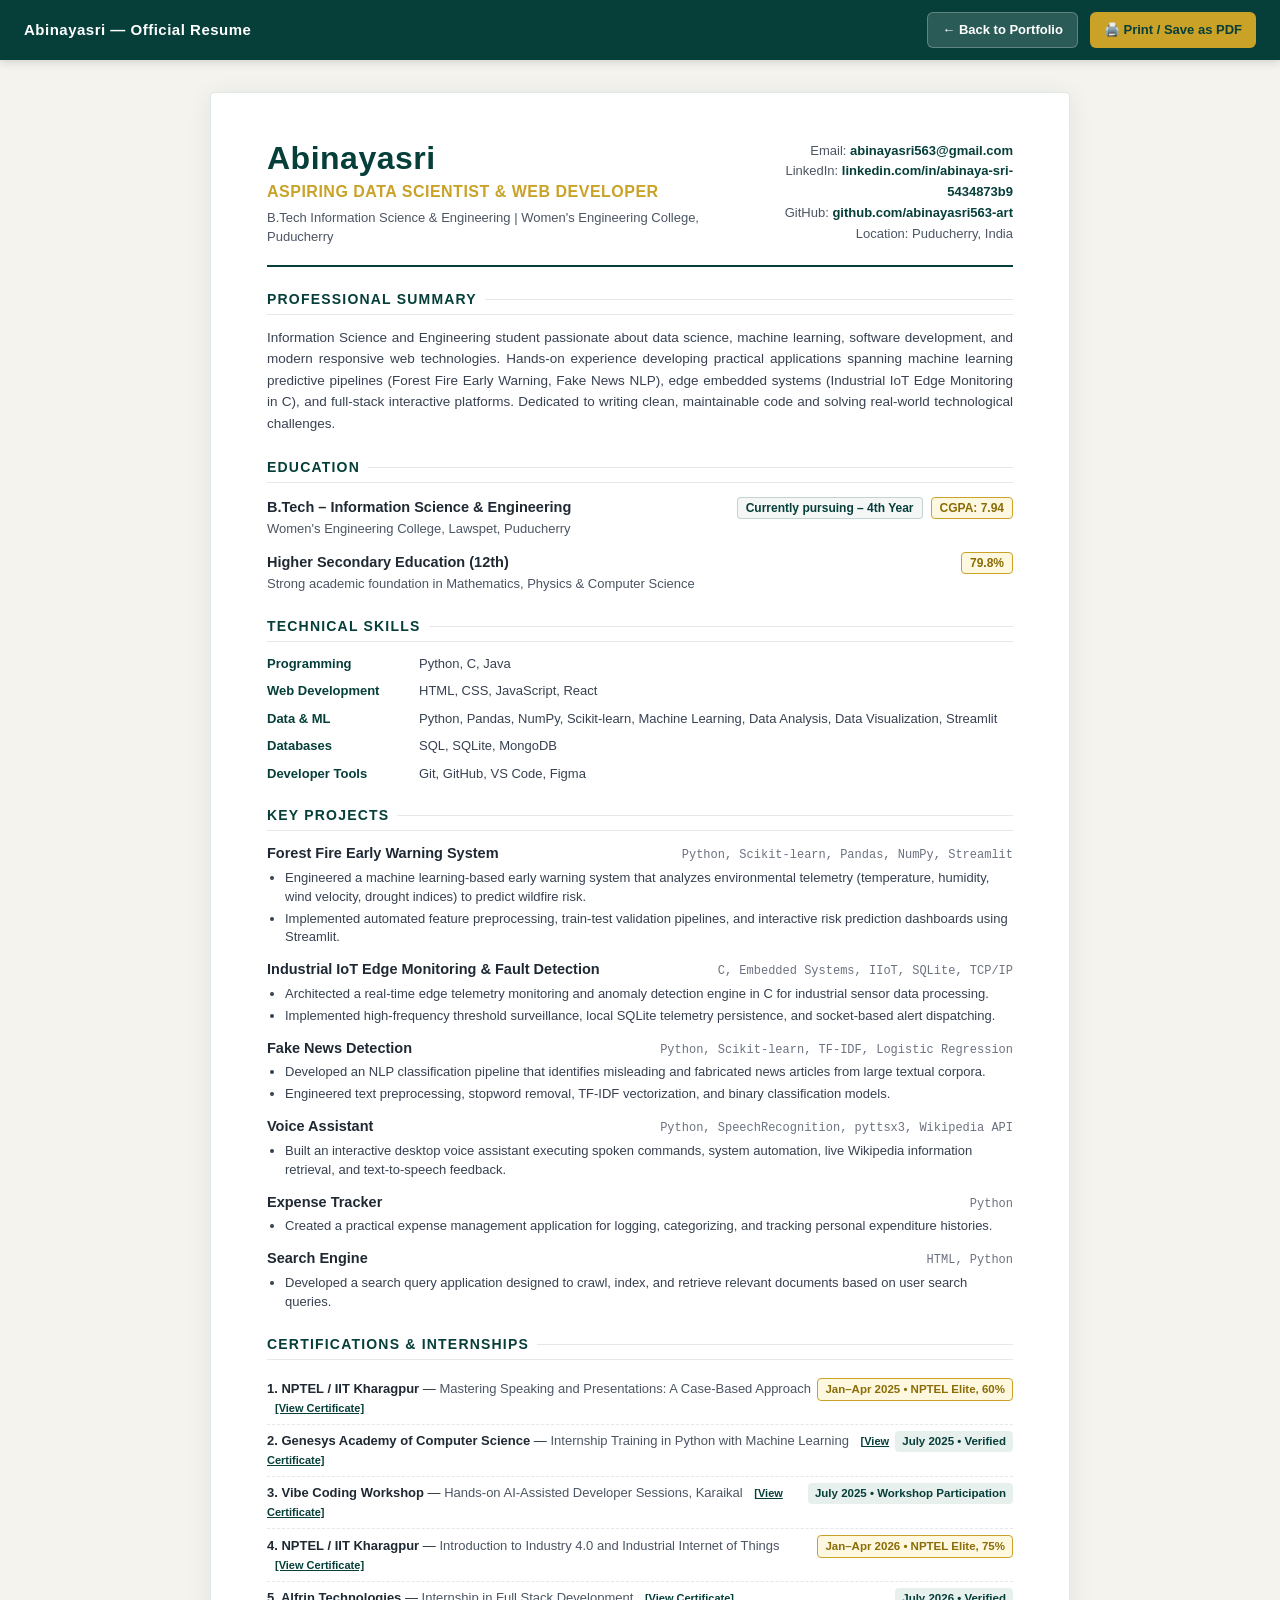
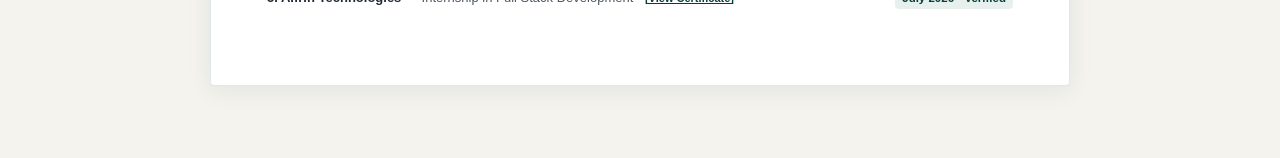
<file: public/resume.html>
<!DOCTYPE html>
<html lang="en">
<head>
  <meta charset="UTF-8">
  <meta name="viewport" content="width=device-width, initial-scale=1.0">
  <title>Abinayasri - Resume | B.Tech Information Science &amp; Engineering</title>
  <meta name="description" content="Official resume of Abinayasri - B.Tech Information Science &amp; Engineering student, Aspiring Data Scientist and Web Developer.">
  <style>
    * {
      box-sizing: border-box;
      margin: 0;
      padding: 0;
    }

    body {
      font-family: -apple-system, BlinkMacSystemFont, "Segoe UI", Roboto, "Helvetica Neue", Arial, sans-serif;
      color: #1F2933;
      background-color: #F4F3EE;
      line-height: 1.5;
      padding-bottom: 40px;
    }

    .toolbar {
      position: sticky;
      top: 0;
      z-index: 100;
      background: #063F3A;
      color: #FFFFFF;
      padding: 12px 24px;
      display: flex;
      justify-content: space-between;
      align-items: center;
      box-shadow: 0 2px 8px rgba(0, 0, 0, 0.15);
    }

    .toolbar h1 {
      font-size: 15px;
      font-weight: 600;
      letter-spacing: 0.5px;
    }

    .toolbar-actions {
      display: flex;
      gap: 12px;
    }

    .btn {
      display: inline-flex;
      align-items: center;
      gap: 6px;
      padding: 7px 14px;
      border-radius: 6px;
      font-size: 13px;
      font-weight: 600;
      cursor: pointer;
      text-decoration: none;
      transition: all 0.2s ease;
      border: none;
    }

    .btn-primary {
      background: #C9A227;
      color: #063F3A;
    }

    .btn-primary:hover {
      background: #dfb634;
    }

    .btn-secondary {
      background: rgba(255, 255, 255, 0.15);
      color: #FFFFFF;
      border: 1px solid rgba(255, 255, 255, 0.25);
    }

    .btn-secondary:hover {
      background: rgba(255, 255, 255, 0.25);
    }

    .resume-container {
      max-width: 860px;
      margin: 32px auto;
      background: #FFFFFF;
      padding: 48px 56px;
      box-shadow: 0 4px 24px rgba(6, 63, 58, 0.08);
      border-radius: 4px;
      border: 1px solid rgba(6, 63, 58, 0.12);
    }

    .header-section {
      border-bottom: 2.5px solid #063F3A;
      padding-bottom: 18px;
      margin-bottom: 22px;
      display: flex;
      justify-content: space-between;
      align-items: flex-start;
      gap: 16px;
    }

    .header-info h1 {
      font-size: 32px;
      font-weight: 800;
      color: #063F3A;
      letter-spacing: 0.5px;
      line-height: 1.1;
    }

    .header-info .headline {
      font-size: 16px;
      font-weight: 700;
      color: #C9A227;
      margin-top: 4px;
      text-transform: uppercase;
      letter-spacing: 0.5px;
    }

    .header-contacts {
      text-align: right;
      font-size: 13px;
      color: #4B5563;
      line-height: 1.6;
    }

    .header-contacts a {
      color: #063F3A;
      text-decoration: none;
      font-weight: 600;
    }

    .header-contacts a:hover {
      text-decoration: underline;
    }

    .section {
      margin-bottom: 22px;
    }

    .section-title {
      font-size: 14px;
      font-weight: 800;
      color: #063F3A;
      text-transform: uppercase;
      letter-spacing: 1.2px;
      border-bottom: 1.5px solid #E5E7EB;
      padding-bottom: 4px;
      margin-bottom: 12px;
      display: flex;
      align-items: center;
      gap: 8px;
    }

    .section-title::after {
      content: "";
      flex: 1;
      height: 1px;
      background: #E5E7EB;
    }

    .summary-text {
      font-size: 13.5px;
      color: #374151;
      line-height: 1.6;
      text-align: justify;
    }

    .item {
      margin-bottom: 12px;
    }

    .item-header {
      display: flex;
      justify-content: space-between;
      align-items: baseline;
      gap: 8px;
    }

    .item-title {
      font-size: 14.5px;
      font-weight: 700;
      color: #1F2933;
    }

    .item-subtitle {
      font-size: 13px;
      color: #4B5563;
      font-weight: 500;
    }

    .item-badge {
      font-size: 12px;
      font-weight: 700;
      color: #063F3A;
      background: #F4F7F6;
      border: 1px solid rgba(6, 63, 58, 0.2);
      padding: 1px 8px;
      border-radius: 4px;
      white-space: nowrap;
    }

    .item-date {
      font-size: 12px;
      color: #6B7280;
      font-family: monospace;
      white-space: nowrap;
    }

    .skills-grid {
      display: grid;
      grid-template-columns: 140px 1fr;
      gap: 8px 12px;
      font-size: 13px;
    }

    .skill-cat {
      font-weight: 700;
      color: #063F3A;
    }

    .skill-list {
      color: #374151;
    }

    ul.project-points {
      margin-top: 4px;
      padding-left: 18px;
      font-size: 13px;
      color: #374151;
    }

    ul.project-points li {
      margin-bottom: 3px;
      line-height: 1.45;
    }

    .cert-item {
      display: flex;
      justify-content: space-between;
      align-items: baseline;
      padding: 6px 0;
      border-bottom: 1px dashed #E5E7EB;
      font-size: 13px;
    }

    .cert-item:last-child {
      border-bottom: none;
    }

    .cert-name {
      font-weight: 700;
      color: #1F2933;
    }

    .cert-issuer {
      color: #4B5563;
    }

    .cert-badge {
      font-size: 11.5px;
      font-weight: 700;
      color: #063F3A;
      background: #E8F0EE;
      padding: 2px 7px;
      border-radius: 4px;
      white-space: nowrap;
    }

    @media print {
      body {
        background: #FFFFFF;
        padding-bottom: 0;
      }

      .toolbar {
        display: none !important;
      }

      .resume-container {
        max-width: 100%;
        margin: 0;
        padding: 24px 32px;
        box-shadow: none;
        border: none;
      }

      .header-section {
        margin-bottom: 16px;
      }

      .section {
        margin-bottom: 16px;
      }
    }
  </style>
</head>
<body>

  <!-- Top Action Bar -->
  <header class="toolbar">
    <h1>Abinayasri — Official Resume</h1>
    <div class="toolbar-actions">
      <a href="/" class="btn btn-secondary">← Back to Portfolio</a>
      <button onclick="window.print()" class="btn btn-primary">🖨️ Print / Save as PDF</button>
    </div>
  </header>

  <!-- Resume Sheet -->
  <main class="resume-container">
    <!-- Header -->
    <section class="header-section">
      <div class="header-info">
        <h1>Abinayasri</h1>
        <div class="headline">Aspiring Data Scientist &amp; Web Developer</div>
        <p style="font-size: 13px; color: #4B5563; margin-top: 4px;">
          B.Tech Information Science &amp; Engineering | Women's Engineering College, Puducherry
        </p>
      </div>
      <div class="header-contacts">
        <div>Email: <a href="mailto:abinayasri563@gmail.com">abinayasri563@gmail.com</a></div>
        <div>LinkedIn: <a href="https://www.linkedin.com/in/abinaya-sri-5434873b9/" target="_blank" rel="noopener noreferrer">linkedin.com/in/abinaya-sri-5434873b9</a></div>
        <div>GitHub: <a href="https://github.com/abinayasri563-art" target="_blank" rel="noopener noreferrer">github.com/abinayasri563-art</a></div>
        <div>Location: Puducherry, India</div>
      </div>
    </section>

    <!-- Professional Summary -->
    <section class="section">
      <h2 class="section-title">Professional Summary</h2>
      <p class="summary-text">
        Information Science and Engineering student passionate about data science, machine learning, software development, and modern responsive web technologies. Hands-on experience developing practical applications spanning machine learning predictive pipelines (Forest Fire Early Warning, Fake News NLP), edge embedded systems (Industrial IoT Edge Monitoring in C), and full-stack interactive platforms. Dedicated to writing clean, maintainable code and solving real-world technological challenges.
      </p>
    </section>

    <!-- Education -->
    <section class="section">
      <h2 class="section-title">Education</h2>
      
      <div class="item">
        <div class="item-header">
          <div>
            <span class="item-title">B.Tech – Information Science &amp; Engineering</span>
            <div class="item-subtitle">Women's Engineering College, Lawspet, Puducherry</div>
          </div>
          <div style="display: flex; gap: 8px; align-items: center;">
            <span class="item-badge">Currently pursuing – 4th Year</span>
            <span class="item-badge" style="background: #FFF8E1; border-color: #C9A227; color: #8A6D05; font-weight: 700;">CGPA: 7.94</span>
          </div>
        </div>
      </div>

      <div class="item">
        <div class="item-header">
          <div>
            <span class="item-title">Higher Secondary Education (12th)</span>
            <div class="item-subtitle">Strong academic foundation in Mathematics, Physics &amp; Computer Science</div>
          </div>
          <span class="item-badge" style="background: #FFF8E1; border-color: #C9A227; color: #8A6D05;">79.8%</span>
        </div>
      </div>
    </section>

    <!-- Technical Skills -->
    <section class="section">
      <h2 class="section-title">Technical Skills</h2>
      <div class="skills-grid">
        <div class="skill-cat">Programming</div>
        <div class="skill-list">Python, C, Java</div>

        <div class="skill-cat">Web Development</div>
        <div class="skill-list">HTML, CSS, JavaScript, React</div>

        <div class="skill-cat">Data &amp; ML</div>
        <div class="skill-list">Python, Pandas, NumPy, Scikit-learn, Machine Learning, Data Analysis, Data Visualization, Streamlit</div>

        <div class="skill-cat">Databases</div>
        <div class="skill-list">SQL, SQLite, MongoDB</div>

        <div class="skill-cat">Developer Tools</div>
        <div class="skill-list">Git, GitHub, VS Code, Figma</div>
      </div>
    </section>

    <!-- Projects -->
    <section class="section">
      <h2 class="section-title">Key Projects</h2>

      <!-- 1. Forest Fire Early Warning System -->
      <div class="item">
        <div class="item-header">
          <span class="item-title">Forest Fire Early Warning System</span>
          <span class="item-date">Python, Scikit-learn, Pandas, NumPy, Streamlit</span>
        </div>
        <ul class="project-points">
          <li>Engineered a machine learning-based early warning system that analyzes environmental telemetry (temperature, humidity, wind velocity, drought indices) to predict wildfire risk.</li>
          <li>Implemented automated feature preprocessing, train-test validation pipelines, and interactive risk prediction dashboards using Streamlit.</li>
        </ul>
      </div>

      <!-- 2. Industrial IoT Edge Monitoring -->
      <div class="item">
        <div class="item-header">
          <span class="item-title">Industrial IoT Edge Monitoring &amp; Fault Detection</span>
          <span class="item-date">C, Embedded Systems, IIoT, SQLite, TCP/IP</span>
        </div>
        <ul class="project-points">
          <li>Architected a real-time edge telemetry monitoring and anomaly detection engine in C for industrial sensor data processing.</li>
          <li>Implemented high-frequency threshold surveillance, local SQLite telemetry persistence, and socket-based alert dispatching.</li>
        </ul>
      </div>

      <!-- 3. Fake News Detection -->
      <div class="item">
        <div class="item-header">
          <span class="item-title">Fake News Detection</span>
          <span class="item-date">Python, Scikit-learn, TF-IDF, Logistic Regression</span>
        </div>
        <ul class="project-points">
          <li>Developed an NLP classification pipeline that identifies misleading and fabricated news articles from large textual corpora.</li>
          <li>Engineered text preprocessing, stopword removal, TF-IDF vectorization, and binary classification models.</li>
        </ul>
      </div>

      <!-- 4. Voice Assistant -->
      <div class="item">
        <div class="item-header">
          <span class="item-title">Voice Assistant</span>
          <span class="item-date">Python, SpeechRecognition, pyttsx3, Wikipedia API</span>
        </div>
        <ul class="project-points">
          <li>Built an interactive desktop voice assistant executing spoken commands, system automation, live Wikipedia information retrieval, and text-to-speech feedback.</li>
        </ul>
      </div>

      <!-- 5. Expense Tracker -->
      <div class="item">
        <div class="item-header">
          <span class="item-title">Expense Tracker</span>
          <span class="item-date">Python</span>
        </div>
        <ul class="project-points">
          <li>Created a practical expense management application for logging, categorizing, and tracking personal expenditure histories.</li>
        </ul>
      </div>

      <!-- 6. Search Engine -->
      <div class="item">
        <div class="item-header">
          <span class="item-title">Search Engine</span>
          <span class="item-date">HTML, Python</span>
        </div>
        <ul class="project-points">
          <li>Developed a search query application designed to crawl, index, and retrieve relevant documents based on user search queries.</li>
        </ul>
      </div>
    </section>

    <!-- Certifications & Training -->
    <section class="section">
      <h2 class="section-title">Certifications &amp; Internships</h2>
      
      <div class="cert-item">
        <div>
          <span class="cert-name">1. NPTEL / IIT Kharagpur</span> — <span class="cert-issuer">Mastering Speaking and Presentations: A Case-Based Approach</span>
          <a href="https://drive.google.com/file/d/1ZdqYzXRsjnjunaSaUSG7uYgTt2ETVWol/view?usp=drive_link" target="_blank" rel="noopener noreferrer" style="margin-left: 8px; font-size: 11px; color: #063F3A; text-decoration: underline; font-weight: 600;">[View Certificate]</a>
        </div>
        <span class="cert-badge" style="background: #FFF8E1; border: 1px solid #C9A227; color: #8A6D05;">Jan–Apr 2025 • NPTEL Elite, 60%</span>
      </div>

      <div class="cert-item">
        <div>
          <span class="cert-name">2. Genesys Academy of Computer Science</span> — <span class="cert-issuer">Internship Training in Python with Machine Learning</span>
          <a href="https://drive.google.com/file/d/1hJqPtWekh2YjCRp3GCfEdD49tNSYvIRo/view?usp=drive_link" target="_blank" rel="noopener noreferrer" style="margin-left: 8px; font-size: 11px; color: #063F3A; text-decoration: underline; font-weight: 600;">[View Certificate]</a>
        </div>
        <span class="cert-badge">July 2025 • Verified</span>
      </div>

      <div class="cert-item">
        <div>
          <span class="cert-name">3. Vibe Coding Workshop</span> — <span class="cert-issuer">Hands-on AI-Assisted Developer Sessions, Karaikal</span>
          <a href="https://drive.google.com/file/d/1tdaw6vBrGO2p41COT0vz3q1AacgF4HJK/view?usp=drive_link" target="_blank" rel="noopener noreferrer" style="margin-left: 8px; font-size: 11px; color: #063F3A; text-decoration: underline; font-weight: 600;">[View Certificate]</a>
        </div>
        <span class="cert-badge">July 2025 • Workshop Participation</span>
      </div>

      <div class="cert-item">
        <div>
          <span class="cert-name">4. NPTEL / IIT Kharagpur</span> — <span class="cert-issuer">Introduction to Industry 4.0 and Industrial Internet of Things</span>
          <a href="https://drive.google.com/file/d/1UhBCmRghyMq99ZSARuNy3v-XPs05TbrX/view?usp=drive_link" target="_blank" rel="noopener noreferrer" style="margin-left: 8px; font-size: 11px; color: #063F3A; text-decoration: underline; font-weight: 600;">[View Certificate]</a>
        </div>
        <span class="cert-badge" style="background: #FFF8E1; border: 1px solid #C9A227; color: #8A6D05;">Jan–Apr 2026 • NPTEL Elite, 75%</span>
      </div>

      <div class="cert-item">
        <div>
          <span class="cert-name">5. Alfrin Technologies</span> — <span class="cert-issuer">Internship in Full Stack Development</span>
          <a href="https://drive.google.com/file/d/11nk133ifoygGxAJOLGEMllQOFP3ko1e4/view?usp=drive_link" target="_blank" rel="noopener noreferrer" style="margin-left: 8px; font-size: 11px; color: #063F3A; text-decoration: underline; font-weight: 600;">[View Certificate]</a>
        </div>
        <span class="cert-badge">July 2026 • Verified</span>
      </div>
    </section>
  </main>

</body>
</html>
</file>
